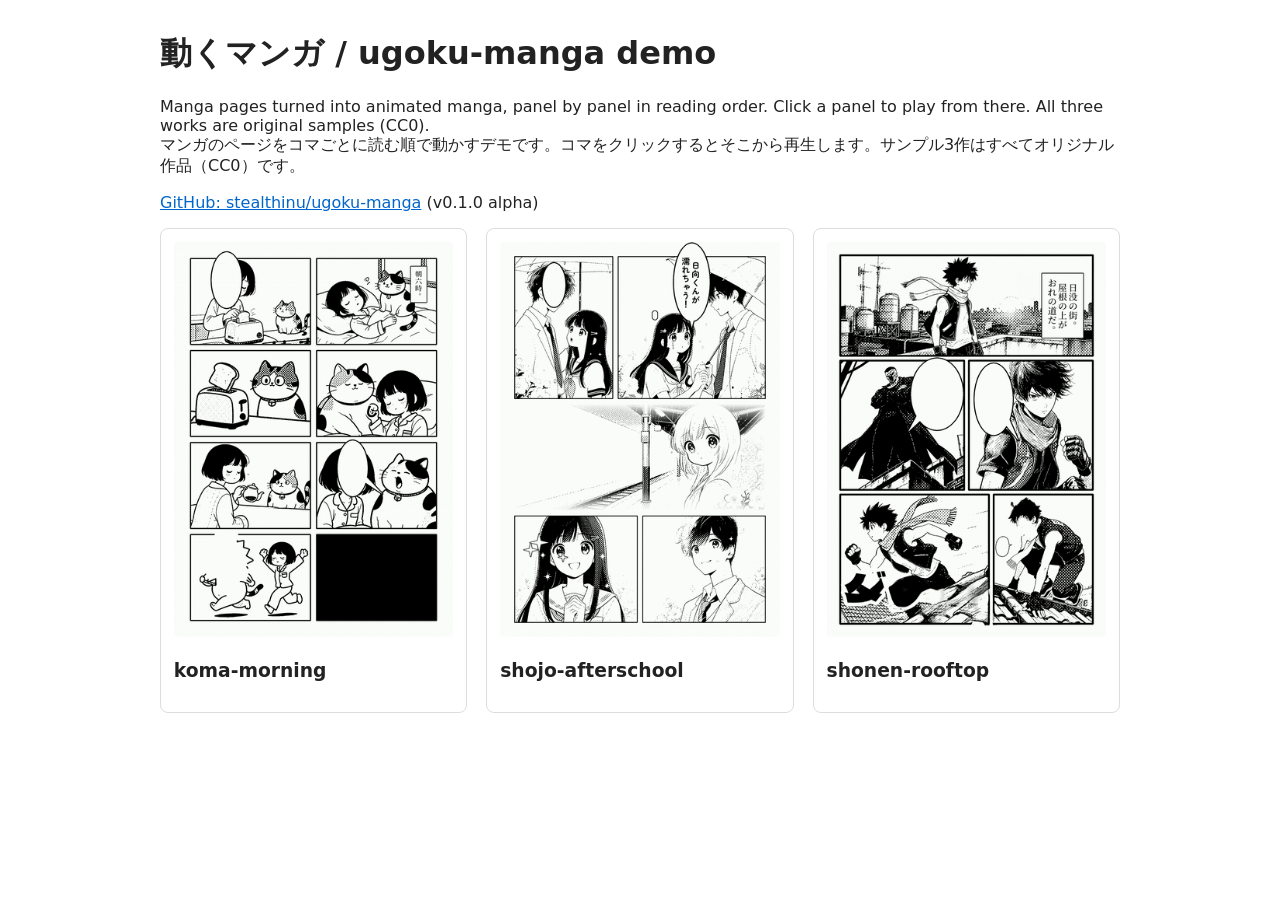
<file: index.html>
<!doctype html><html lang="ja"><head><meta charset="utf-8"><meta name="viewport" content="width=device-width,initial-scale=1">
<title>動くマンガ / ugoku-manga demo</title>
<style>body{font-family:system-ui,sans-serif;max-width:960px;margin:2em auto;padding:0 1em;color:#222}a{color:#06c}.g{display:grid;grid-template-columns:repeat(auto-fit,minmax(260px,1fr));gap:1.2em}.c{border:1px solid #ddd;border-radius:8px;padding:.8em;text-decoration:none;color:inherit}.c img{width:100%;border-radius:4px}</style></head><body>
<h1>動くマンガ / ugoku-manga demo</h1>
<p>Manga pages turned into animated manga, panel by panel in reading order. Click a panel to play from there. All three works are original samples (CC0).<br>マンガのページをコマごとに読む順で動かすデモです。コマをクリックするとそこから再生します。サンプル3作はすべてオリジナル作品（CC0）です。</p>
<p><a href="https://github.com/stealthinu/ugoku-manga">GitHub: stealthinu/ugoku-manga</a> (v0.1.0 alpha)</p>
<div class="g">
<a class="c" href="koma-morning/"><img src="thumbs/koma-morning-p01.gif" alt=""><h3>koma-morning</h3></a>
<a class="c" href="shojo-afterschool/"><img src="thumbs/shojo-afterschool-p03.gif" alt=""><h3>shojo-afterschool</h3></a>
<a class="c" href="shonen-rooftop/"><img src="thumbs/shonen-rooftop-p01.gif" alt=""><h3>shonen-rooftop</h3></a>
</div></body></html>
</file>
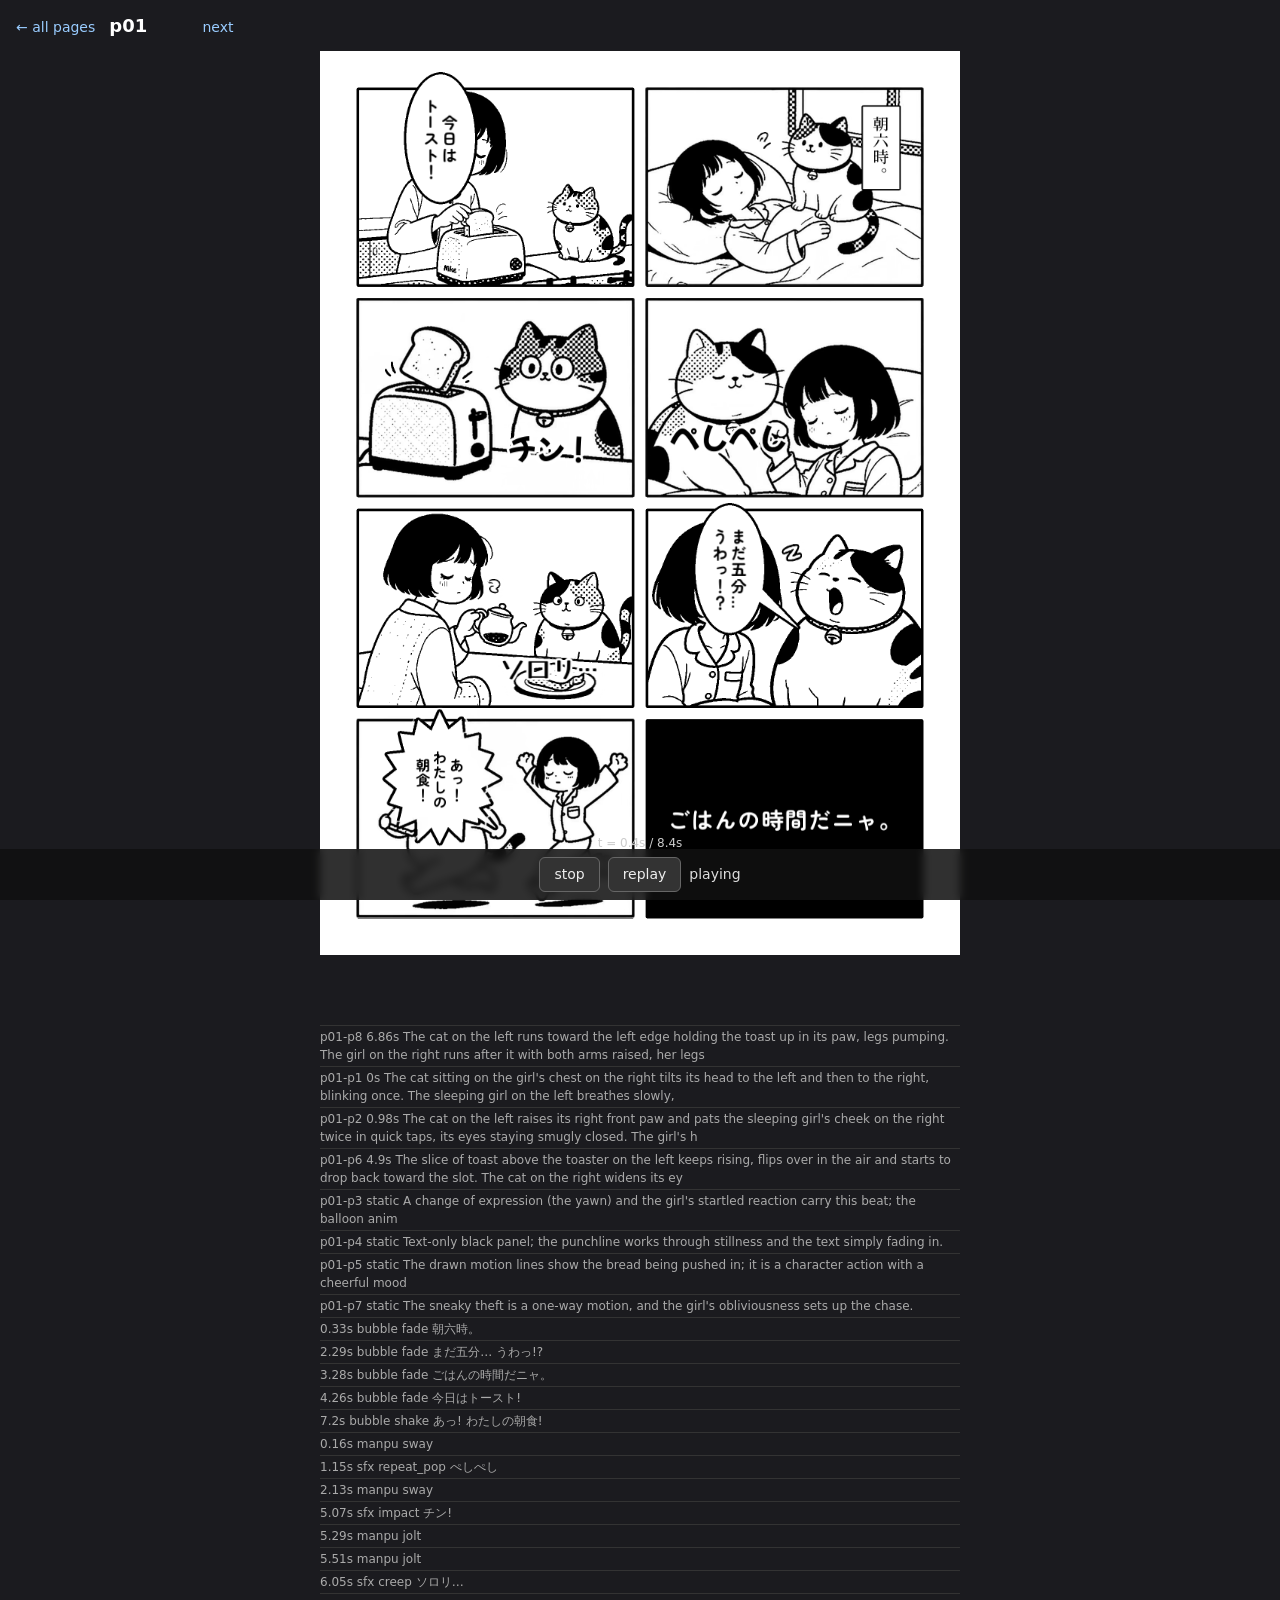
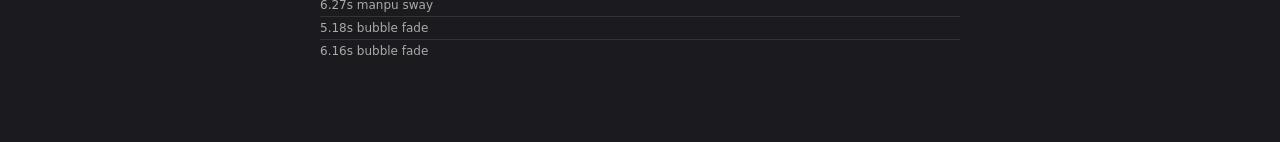
<file: koma-morning/page.html>
<!doctype html>
<html lang="en"><head><meta charset="utf-8"><meta name="viewport" content="width=device-width, initial-scale=1">
<title>ugoku page</title><link rel="stylesheet" href="style.css"></head>
<body>
<header><a href="index.html">&larr; all pages</a><h1 id="ttl"></h1><span id="nav"><a id="prev">prev</a><a id="next">next</a></span></header>
<div id="wrap"><div class="page" id="page"></div></div>
<div id="info"></div><div id="tbar"></div>
<div id="bar"><button id="stop">stop</button><button id="replay">replay</button><span id="status"></span></div>
<script src="page.js"></script>
</body></html>
</file>
<file: koma-morning/style.css>
:root { color-scheme: dark; }
body { margin: 0; background: #1b1b1f; color: #ddd; font: 14px/1.5 system-ui, "Noto Sans", sans-serif; }
header { padding: 12px 16px; display: flex; gap: 14px; align-items: baseline; flex-wrap: wrap; }
header h1 { font-size: 18px; margin: 0; color: #fff; }
header a { color: #9cf; text-decoration: none; }
.note { color: #999; font-size: 12px; padding: 0 16px 8px; }
.work { padding: 6px 16px 2px; font-size: 15px; color: #fff; }
.grid { display: flex; flex-wrap: wrap; gap: 12px; padding: 4px 16px 16px; }
.card { width: 170px; text-decoration: none; color: inherit; background: #26262c; border-radius: 6px; overflow: hidden; position: relative; }
.card img { display: block; width: 100%; height: auto; background: #fff; }
.card .cap { padding: 4px 8px; font-size: 12px; display: flex; justify-content: space-between; }
.card .badge { position: absolute; top: 4px; right: 4px; background: #c33; color: #fff; border-radius: 10px; padding: 0 8px; font-size: 12px; }
#nav { display: flex; gap: 10px; align-items: center; }
#wrap { display: flex; justify-content: center; padding: 0 8px 70px; }
button { font: inherit; padding: 6px 14px; border-radius: 6px; border: 1px solid #666; background: #333; color: #eee; cursor: pointer; }
#bar { position: fixed; left: 0; right: 0; bottom: 0; display: flex; gap: 8px; justify-content: center; align-items: center; padding: 8px; background: #111d; backdrop-filter: blur(4px); }
#info { max-width: 640px; margin: 0 auto; padding: 0 12px 80px; font-size: 12px; color: #aaa; }
#info div { padding: 2px 0; border-top: 1px solid #333; }
#tbar { position: fixed; left: 0; right: 0; bottom: 48px; text-align: center; font-size: 12px; color: #ccc; }
/* layer stack: base (cut elements removed) < panel videos < layers (balloons, SFX, manpu, screens; each appears at t_in) */
.page { position: relative; width: min(100%, 640px); background: #fff; user-select: none; -webkit-tap-highlight-color: transparent; }
.page.native { width: var(--nw) !important; }
.page > img.base { display: block; width: 100%; height: auto; }
.page .vlayer { position: absolute; display: block; pointer-events: none; object-fit: fill; }
.page .lay { position: absolute; opacity: 0; pointer-events: none; }
.page .lay img { display: block; width: 100%; height: 100%; opacity: 0; }
.page .clip { position: absolute; overflow: hidden; pointer-events: none; }
.page .ov { position: absolute; background: #000; opacity: 0; pointer-events: none; }
</file>
